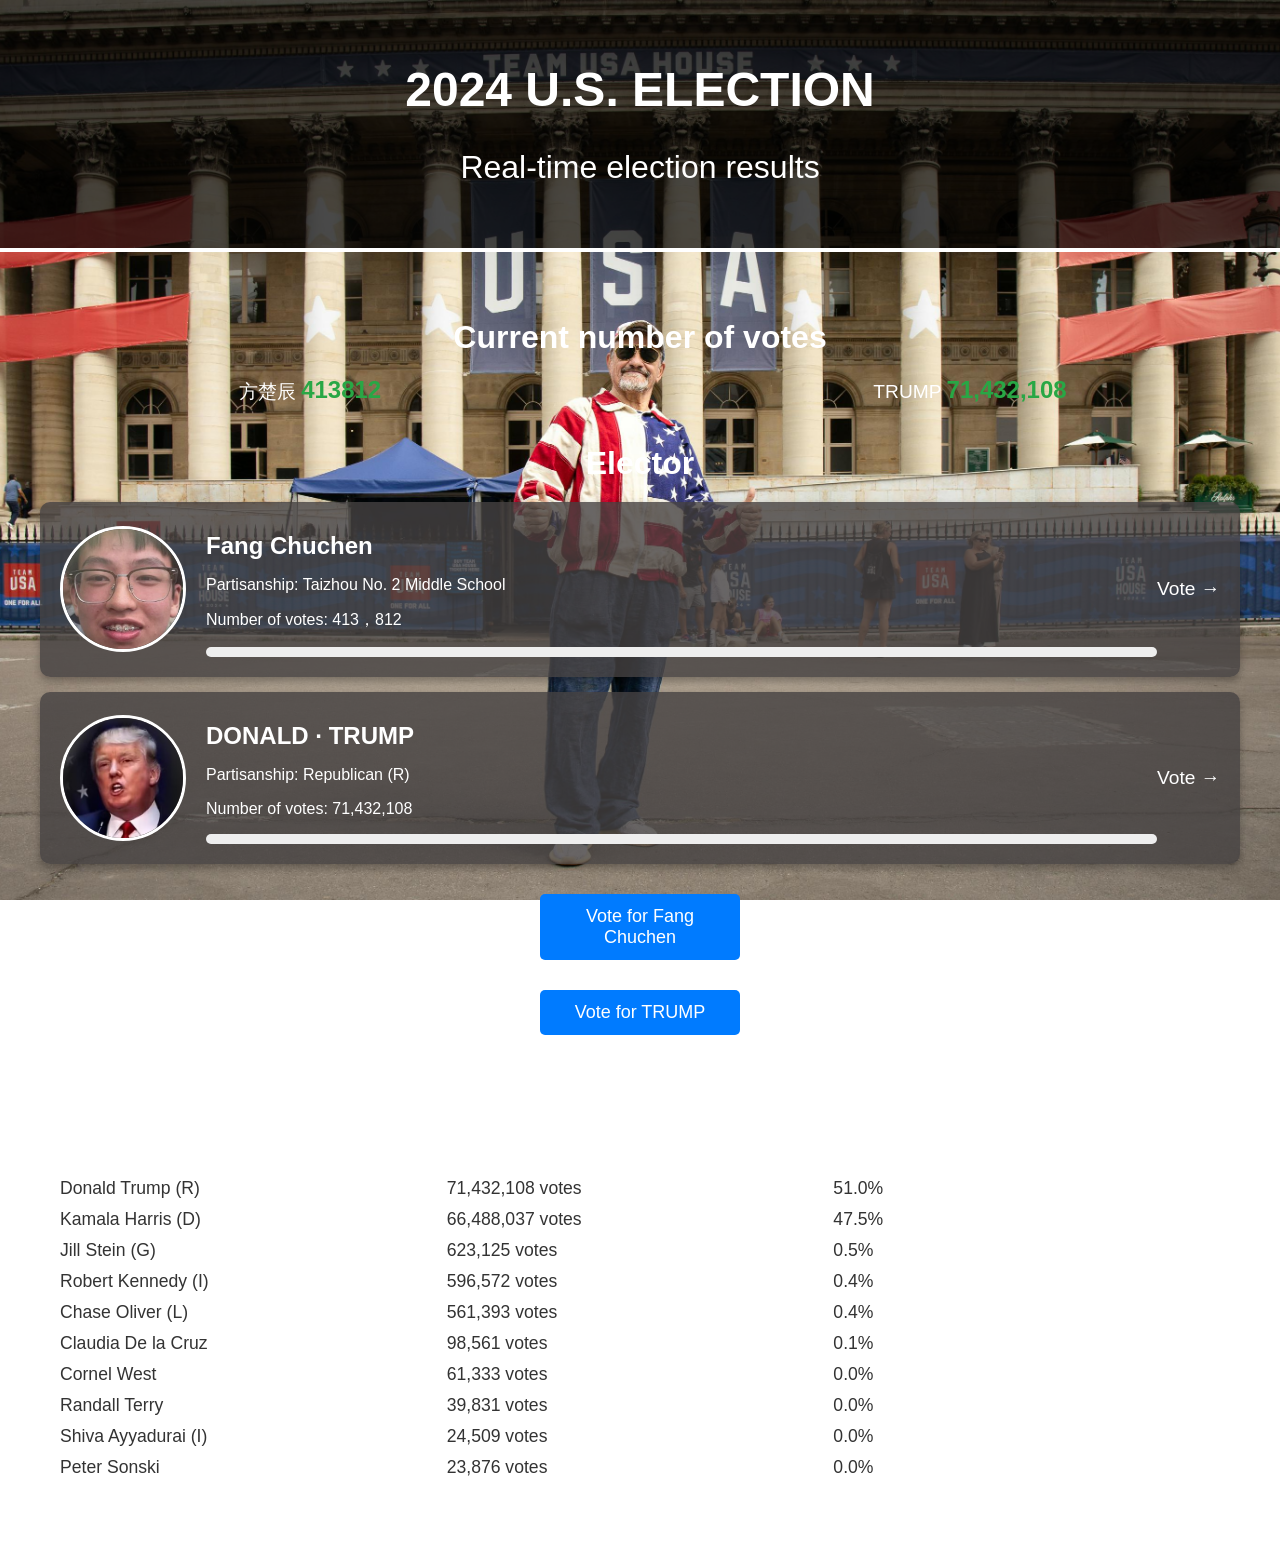
<file: index2.html>
<!DOCTYPE html>
<html lang="en">
<head>
    <meta charset="UTF-8">
    <meta name="viewport" content="width=device-width, initial-scale=1.0">
    <title>2024 U.S. Election</title>
    <link rel="stylesheet" href="styles.css">
</head>
<body>
    <header>
        <h1>2024 U.S. Election</h1>
        <p>Real-time election results</p>
    </header>
    <main>
        <!-- 票数比拼部分 -->
        <section id="vote-comparison">
            <div class="vote-status">
                <h2>Current number of votes</h2>
                <div class="vote-bar">
                    <div class="vote-bar-candidate">
                        <span>方楚辰</span>
                        <span class="vote-count" id="votes1">413812</span>
                    </div>
                    <div class="vote-bar-candidate">
                        <span>TRUMP</span>
                        <span class="vote-count" id="votes2">71,432,108</span>
                    </div>
                </div>
            </div>
        </section>

        <section id="candidates">
            <h2>Elector</h2>
            <ul>
                <li class="candidate" id="candidate1">
                    <img src="images/candidate1.jpg" alt="方楚辰">
                    <div class="candidate-info">
                        <h3>Fang Chuchen</h3>
                        <p>Partisanship: Taizhou No. 2 Middle School</p>
                        <p>Number of votes:  <span id="candidateVotes1">413，812</span></p>
                        <div class="progress-bar" id="progressBar1"></div>
                    </div>
                    <span class="vote-label" data-candidate-id="1">Vote →</span>
                </li>
        
                <li class="candidate" id="candidate2">
                    <img src="images/candidate2.jpg" alt="DONALD · TRUMP">
                    <div class="candidate-info">
                        <h3>DONALD · TRUMP</h3>
                        <p>Partisanship: Republican (R)</p>
                        <p>Number of votes:  <span id="candidateVotes2">71,432,108</span></p>
                        <div class="progress-bar" id="progressBar2"></div>
                    </div>
                    <span class="vote-label" data-candidate-id="2">Vote →</span>
                </li>
            </ul>
        </section>
        

        <button id="voteButton1">Vote for Fang Chuchen</button>            <button id="voteButton2">Vote for TRUMP</button>


        <!-- 热门投票部分 -->
        <section id="other-votes">
            <h2>Popular Polls</h2>
            <div class="vote-item">
                <span>Donald Trump (R)</span>
                <span>71,432,108 votes</span>
                <span>51.0%</span>
            </div>
            <div class="vote-item">
                <span>Kamala Harris (D)</span>
                <span>66,488,037 votes</span>
                <span>47.5%</span>
            </div>
            <div class="vote-item">
                <span>Jill Stein (G)</span>
                <span>623,125 votes</span>
                <span>0.5%</span>
            </div>
            <div class="vote-item">
                <span>Robert Kennedy (I)</span>
                <span>596,572 votes</span>
                <span>0.4%</span>
            </div>
            <div class="vote-item">
                <span>Chase Oliver (L)</span>
                <span>561,393 votes</span>
                <span>0.4%</span>
            </div>
            <div class="vote-item">
                <span>Claudia De la Cruz</span>
                <span>98,561 votes</span>
                <span>0.1%</span>
            </div>
            <div class="vote-item">
                <span>Cornel West</span>
                <span>61,333 votes</span>
                <span>0.0%</span>
            </div>
            <div class="vote-item">
                <span>Randall Terry</span>
                <span>39,831 votes</span>
                <span>0.0%</span>
            </div>
            <div class="vote-item">
                <span>Shiva Ayyadurai (I)</span>
                <span>24,509 votes</span>
                <span>0.0%</span>
            </div>
            <div class="vote-item">
                <span>Peter Sonski</span>
                <span>23,876 votes</span>
                <span>0.0%</span>
            </div>
            <!-- 更多投票 -->
        </section>
    </main>
    <script src="script.js"></script>
</body>
</html>
</file>
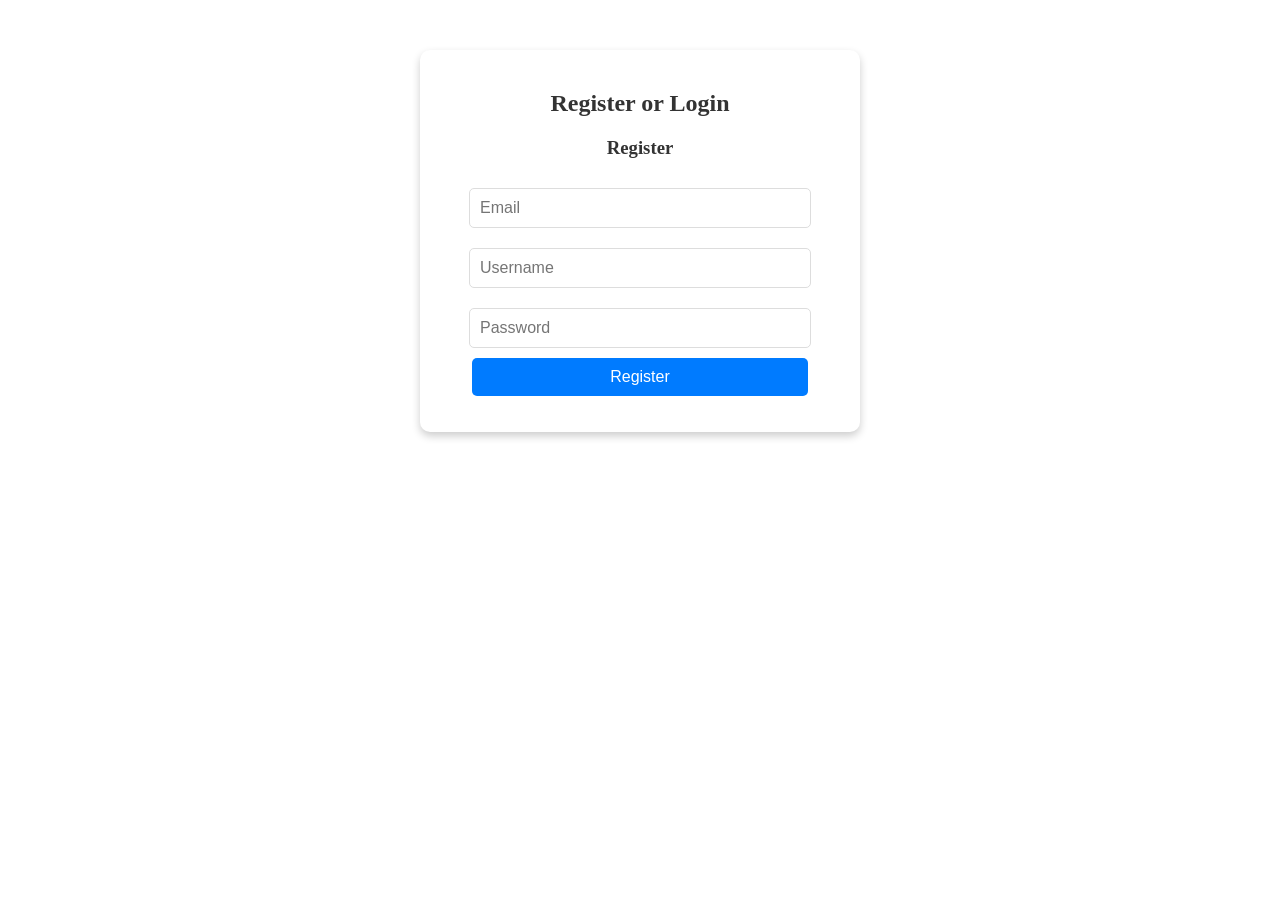
<file: login.html>
<!DOCTYPE html>
<html lang="en">
<head>
    <meta charset="UTF-8">
    <meta name="viewport" content="width=device-width, initial-scale=1.0">
    <title>Login or Register</title>
    <link rel="stylesheet" href="login.css">
</head>
<body>
    <div id="auth-container">
        <h2 id="auth-title">Register or Login</h2>

        <!-- 注册表单 -->
        <div id="register-section">
            <h3>Register</h3>
            <input type="email" id="register-email" placeholder="Email" required>
            <input type="text" id="register-username" placeholder="Username" required>
            <input type="password" id="register-password" placeholder="Password" required>
            <button onclick="register()">Register</button>
            <p id="auth-message"></p>
        </div>

        <!-- 登录表单 -->
        <div id="login-section" style="display: none;">
            <h3>Login</h3>
            <input type="text" id="login-username" placeholder="Username" required>
            <input type="password" id="login-password" placeholder="Password" required>
            <button onclick="login()">Login</button>
            <p id="login-message"></p>
        </div>
    </div>

    <script src="login.js"></script>
</body>
</html>
</file>
<file: styles.css>
/* 全局样式 */
body {
    font-family: 'Arial', sans-serif;
    background: url('images/election-background.jpg') no-repeat center center fixed;
    background-size: cover;
    margin: 0;
    padding: 0;
    color: #fff;
}

header {
    background-color: rgba(0, 0, 0, 0.7);
    color: #fff;
    padding: 30px 0;
    text-align: center;
    font-size: 2rem;
    border-bottom: 4px solid #fff;
}

h1 {
    font-size: 3rem;
    font-weight: bold;
    text-transform: uppercase;
}

main {
    padding: 40px;
    text-align: center;
    font-size: 1.2rem;
}

h2 {
    font-size: 2rem;
    margin-bottom: 20px;
}

/* 票数比拼部分 */
#vote-comparison {
    margin-bottom: 40px;
}

.vote-bar {
    display: flex;
    justify-content: space-between;
    margin-top: 20px;
}

.vote-bar-candidate {
    width: 45%;
    text-align: center;
}

.vote-count {
    font-size: 1.5rem;
    font-weight: bold;
    color: #28a745;
}

/* 候选人列表 */
#candidates ul {
    list-style-type: none;
    padding: 0;
}

.candidate {
    display: flex;
    align-items: center;
    background-color: rgba(69, 66, 66, 0.8);
    margin: 15px 0;
    padding: 20px;
    border-radius: 10px;
    box-shadow: 0 4px 8px rgba(0, 0, 0, 0.3);
    transition: transform 0.3s ease;
}

.candidate:hover {
    transform: scale(1.05);
}

.candidate img {
    width: 120px;
    height: 120px;
    border-radius: 50%;
    object-fit: cover;
    border: 3px solid #fff;
    margin-right: 20px;
}

.candidate-info {
    flex: 1;
    text-align: left;
}

.candidate-info h3 {
    font-size: 1.5rem;
    margin: 10px 0;
}

.candidate-info p {
    font-size: 1rem;
}

/* 投票进度条样式 */
.progress-bar {
    width: 100%;
    height: 10px;
    background-color: #eee;
    margin-top: 10px;
    border-radius: 5px;
}

.progress-bar > div {
    height: 100%;
    background-color: #28a745; /* 绿色进度 */
    border-radius: 5px;
}

/* 按钮样式 */
button {
    display: block;
    width: 200px;
    margin: 30px auto;
    padding: 12px;
    background-color: #007bff;
    color: #fff;
    border: none;
    border-radius: 5px;
    font-size: 18px;
    cursor: pointer;
    transition: background-color 0.3s;
}

button:hover {
    background-color: #0056b3;
}

button:active {
    transform: scale(0.95);
}

/* 热门投票部分 */
#other-votes {
    margin-top: 40px;
    background-color: rgba(255, 255, 255, 0.8);
    padding: 20px;
    border-radius: 10px;
}

.vote-item {
    display: flex;
    justify-content: space-between;
    margin-bottom: 10px;
    font-size: 1.1rem;
}

.vote-item span {
    flex: 1;
    text-align: left;
    color: #333;
}
</file>
<file: login.css>
/* 登录注册页面样式 */
#auth-container {
    max-width: 400px;
    margin: 50px auto;
    background-color: #fff;
    padding: 20px;
    border-radius: 10px;
    box-shadow: 0 4px 8px rgba(0, 0, 0, 0.2);
    text-align: center;
}

#auth-container h2, #auth-container h3 {
    color: #333;
}

#auth-container input {
    width: 80%;
    padding: 10px;
    margin: 10px 0;
    border: 1px solid #ddd;
    border-radius: 5px;
    font-size: 1rem;
}

#auth-container button {
    width: 84%;
    padding: 10px;
    background-color: #007bff;
    color: white;
    border: none;
    border-radius: 5px;
    font-size: 1rem;
    cursor: pointer;
    transition: background-color 0.3s ease;
}

#auth-container button:hover {
    background-color: #0056b3;
}

#auth-message {
    color: red;
    margin-top: 15px;
}
</file>
